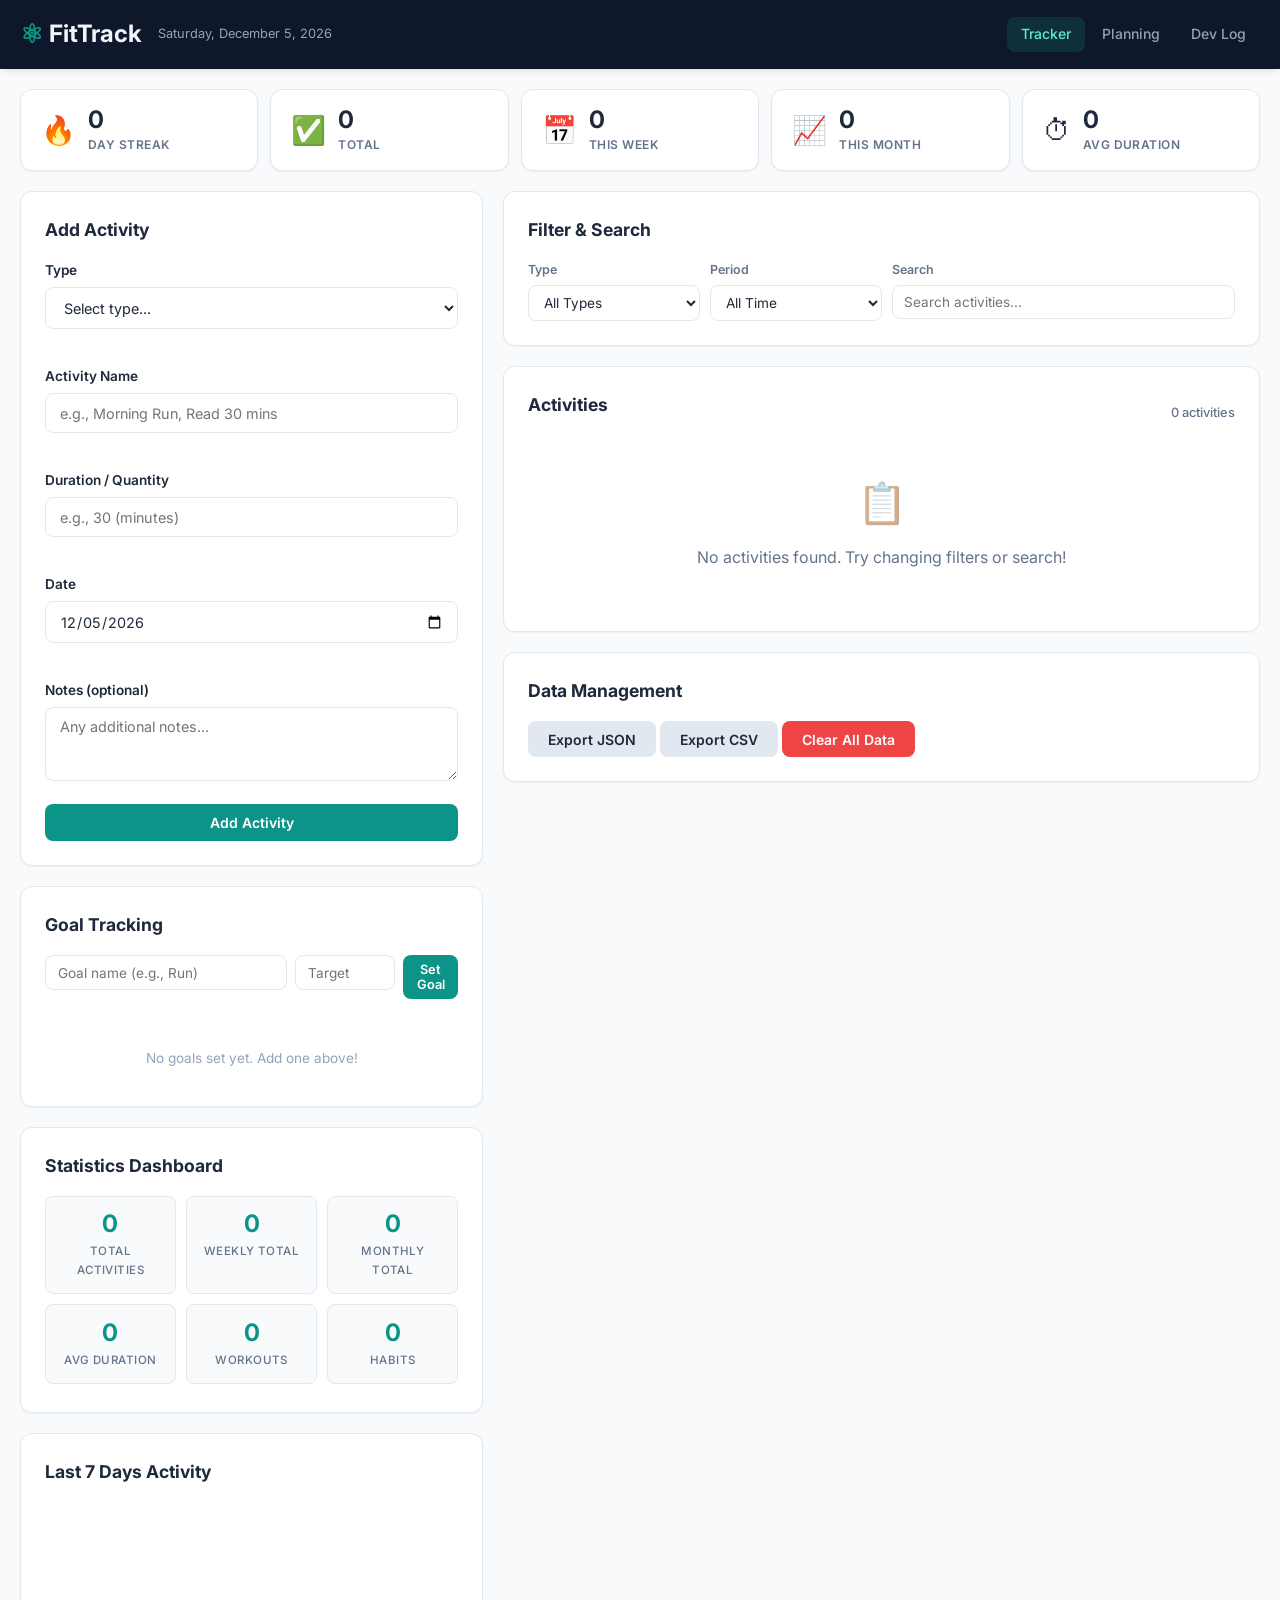
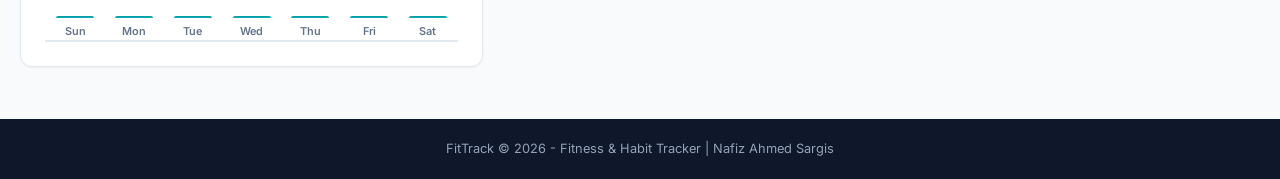
<file: index.html>
<!doctype html>
<html lang="en">
  <head>
    <meta charset="UTF-8" />
    <meta name="viewport" content="width=device-width, initial-scale=1.0" />

    <title>FitTrack - Fitness & Habit Tracker</title>

    <!-- Typography choice: Inter is readable and looks modern for dashboards -->
    <link rel="preconnect" href="https://fonts.googleapis.com" />
    <link rel="preconnect" href="https://fonts.gstatic.com" crossorigin />
    <link
      href="https://fonts.googleapis.com/css2?family=Inter:wght@400;500;600;700&display=swap"
      rel="stylesheet"
    />
    <link rel="icon" type="image/png" href="images/favicon.ico">

    <link rel="stylesheet" href="./css/styles.css" />
  </head>

  <body>
    <!-- Header is sticky so users can switch pages quickly while scrolling -->
    <header class="app-header">
      <div class="header-content">
        <div class="header-left">
          <h1 class="app-title">
            <span class="title-icon">&#9883;</span> FitTrack
          </h1>

          <p class="current-date" id="currentDate"></p>
        </div>

        <nav class="header-nav">
          <a href="./index.html" class="nav-link active">Tracker</a>
          <a href="./planning.html" class="nav-link">Planning</a>
          <a href="./devlog.html" class="nav-link">Dev Log</a>
        </nav>
      </div>
    </header>
    <!-- Layout: left = create + motivation, right = discover + manage -->
    <main class="main-content">
      <!-- Streak + quick stats bar -->
      <section class="stats-bar" id="statsBar">
        <div class="stats-item">
          <span class="stats-icon">&#128293;</span>
          <div class="stats-info">
            <span class="stats-number" id="statStreak">0</span>
            <span class="stats-label">Day Streak</span>
          </div>
        </div>

        <div class="stats-item">
          <span class="stats-icon">&#9989;</span>
          <div class="stats-info">
            <span class="stats-number" id="statTotal">0</span>
            <span class="stats-label">Total</span>
          </div>
        </div>

        <div class="stats-item">
          <span class="stats-icon">&#128197;</span>
          <div class="stats-info">
            <span class="stats-number" id="statWeekly">0</span>
            <span class="stats-label">This Week</span>
          </div>
        </div>

        <div class="stats-item">
          <span class="stats-icon">&#128200;</span>
          <div class="stats-info">
            <span class="stats-number" id="statMonthly">0</span>
            <span class="stats-label">This Month</span>
          </div>
        </div>

        <div class="stats-item">
          <span class="stats-icon">&#9201;</span>
          <div class="stats-info">
            <span class="stats-number" id="statAvgDuration">0</span>
            <span class="stats-label">Avg Duration</span>
          </div>
        </div>
      </section>

      <div class="content-grid">
        <div class="left-column">
          <section class="card form-card">
            <h2 class="card-title" id="formTitle">Add Activity</h2>

            <!-- novalidate = I handle validation myself in JS -->
            <form id="activityForm" novalidate>
              <!-- Activity Type -->
              <input type="hidden" id="editId" value="" />
              <div class="form-group">
                <label for="activityType">Type</label>
                <select id="activityType" required>
                  <option value="">Select type...</option>
                  <option value="workout">Workout</option>
                  <option value="habit">Habit</option>
                </select>
                <!-- Error message shown in JS -->
                <span class="error-message" id="typeError"></span>
              </div>

              <!-- Activity Name -->
              <div class="form-group">
                <label for="activityName">Activity Name</label>
                <input
                  type="text"
                  id="activityName"
                  placeholder="e.g., Morning Run, Read 30 mins"
                  required
                />
                <span class="error-message" id="nameError"></span>
              </div>

              <!-- Duration / Quantity -->
              <div class="form-group">
                <label for="activityDuration">Duration / Quantity</label>
                <input
                  type="number"
                  id="activityDuration"
                  placeholder="e.g., 30 (minutes)"
                  min="1"
                  required
                />
                <span class="error-message" id="durationError"></span>
              </div>

              <!-- Date -->
              <div class="form-group">
                <label for="activityDate">Date</label>
                <input type="date" id="activityDate" required />
                <span class="error-message" id="dateError"></span>
              </div>

              <!-- Notes -->
              <div class="form-group">
                <label for="activityNotes">Notes (optional)</label>
                <textarea
                  id="activityNotes"
                  rows="3"
                  placeholder="Any additional notes..."
                ></textarea>
              </div>

              <!-- Submit -->
              <div class="form-actions">
                <button type="submit" class="btn btn-primary" id="submitBtn">
                  Add Activity
                </button>
                <!--cancel appears only while editing -->
                <button
                  type="button"
                  class="btn btn-secondary"
                  id="cancelBtn"
                  style="display: none"
                >
                  Cancel
                </button>
              </div>

              <!-- Success message shown after add -->
              <div
                class="success-message"
                id="successMessage"
                style="display: none"
              ></div>
            </form>
          </section>

          <!-- Goals -->
          <section class="card goals-card">
            <h2 class="card-title">Goal Tracking</h2>

            <form id="goalForm" class="goal-form">
              <!-- Simple inline row because it's a small form -->
              <div class="form-row">
                <input
                  type="text"
                  id="goalName"
                  placeholder="Goal name (e.g., Run)"
                  required
                />
                <input
                  type="number"
                  id="goalTarget"
                  placeholder="Target"
                  min="1"
                  required
                />
                <button type="submit" class="btn btn-primary btn-small">
                  Set Goal
                </button>
              </div>

              <span class="error-message" id="goalError"></span>
            </form>

            <!-- JS renders goal items here -->
            <div class="goals-list" id="goalsList"></div>
          </section>

          <!-- Statistics Dashboard -->
          <section class="card stats-dashboard-card">
            <h2 class="card-title">Statistics Dashboard</h2>

            <div class="stats-grid">
              <div class="stat-box">
                <span class="stat-value" id="dashTotal">0</span>
                <span class="stat-label">Total Activities</span>
              </div>
              <div class="stat-box">
                <span class="stat-value" id="dashWeekly">0</span>
                <span class="stat-label">Weekly Total</span>
              </div>
              <div class="stat-box">
                <span class="stat-value" id="dashMonthly">0</span>
                <span class="stat-label">Monthly Total</span>
              </div>
              <div class="stat-box">
                <span class="stat-value" id="dashAvgDuration">0</span>
                <span class="stat-label">Avg Duration</span>
              </div>
              <div class="stat-box">
                <span class="stat-value" id="dashWorkouts">0</span>
                <span class="stat-label">Workouts</span>
              </div>
              <div class="stat-box">
                <span class="stat-value" id="dashHabits">0</span>
                <span class="stat-label">Habits</span>
              </div>
            </div>
          </section>

          <!-- Weekly chart -->
          <section class="card chart-card">
            <h2 class="card-title">Last 7 Days Activity</h2>
            <div class="bar-chart" id="weeklyChart"></div>
          </section>
        </div>

        <!-- Right column: list -->
        <div class="right-column">
          <!-- Filter -->
          <section class="card filter-card">
            <h2 class="card-title">Filter & Search</h2>
            <div class="filter-controls">
              <div class="filter-group">
                <label for="filterType">Type</label>
                <select id="filterType">
                  <option value="all">All Types</option>
                  <option value="workout">Workouts</option>
                  <option value="habit">Habits</option>
                </select>
              </div>

              <div class="filter-group">
                <label for="filterDate">Period</label>
                <select id="filterDate">
                  <option value="all">All Time</option>
                  <option value="week">This Week</option>
                  <option value="month">This Month</option>
                </select>
              </div>

              <!-- search -->
              <div class="filter-group filter-search">
                <label for="searchInput">Search</label>
                <input
                  type="search"
                  id="searchInput"
                  placeholder="Search activities..."
                />
              </div>
            </div>
          </section>
          <section class="card activities-card">
            <div class="activities-header">
              <h2 class="card-title">Activities</h2>

              <!-- I update this count in JS -->
              <span class="activity-count" id="activityCount"
                >0 activities</span
              >
            </div>

            <!-- This container is filled by JS -->
            <div class="activities-list" id="activitiesList">
              <!-- Default empty state -->
              <div class="empty-state" id="emptyState">
                <span class="empty-icon">&#128203;</span>
                <p>No activities yet. Add your first activity!</p>
              </div>
            </div>
          </section>

          <!-- Data tools -->
          <section class="card data-card">
            <h2 class="card-title">Data Management</h2>
            <div class="data-actions">
              <button class="btn btn-secondary" id="exportJsonBtn">
                Export JSON
              </button>
              <button class="btn btn-secondary" id="exportCsvBtn">
                Export CSV
              </button>
              <button class="btn btn-danger" id="clearAllBtn">
                Clear All Data
              </button>
            </div>
          </section>
        </div>
      </div>
    </main>

    <!-- confirmation modal for destructive actions -->
    <div class="modal-overlay" id="confirmModal" style="display: none">
      <div class="modal">
        <p class="modal-message" id="modalMessage">Are you sure?</p>
        <div class="modal-actions">
          <button class="btn btn-danger" id="modalConfirm">Confirm</button>
          <button class="btn btn-secondary" id="modalCancel">Cancel</button>
        </div>
      </div>
    </div>

    <footer class="app-footer">
      <p>FitTrack &copy; 2026 - Fitness & Habit Tracker | Nafiz Ahmed Sargis</p>
    </footer>

    <script type="module" src="./js/app.js"></script>
  </body>
</html>
</file>
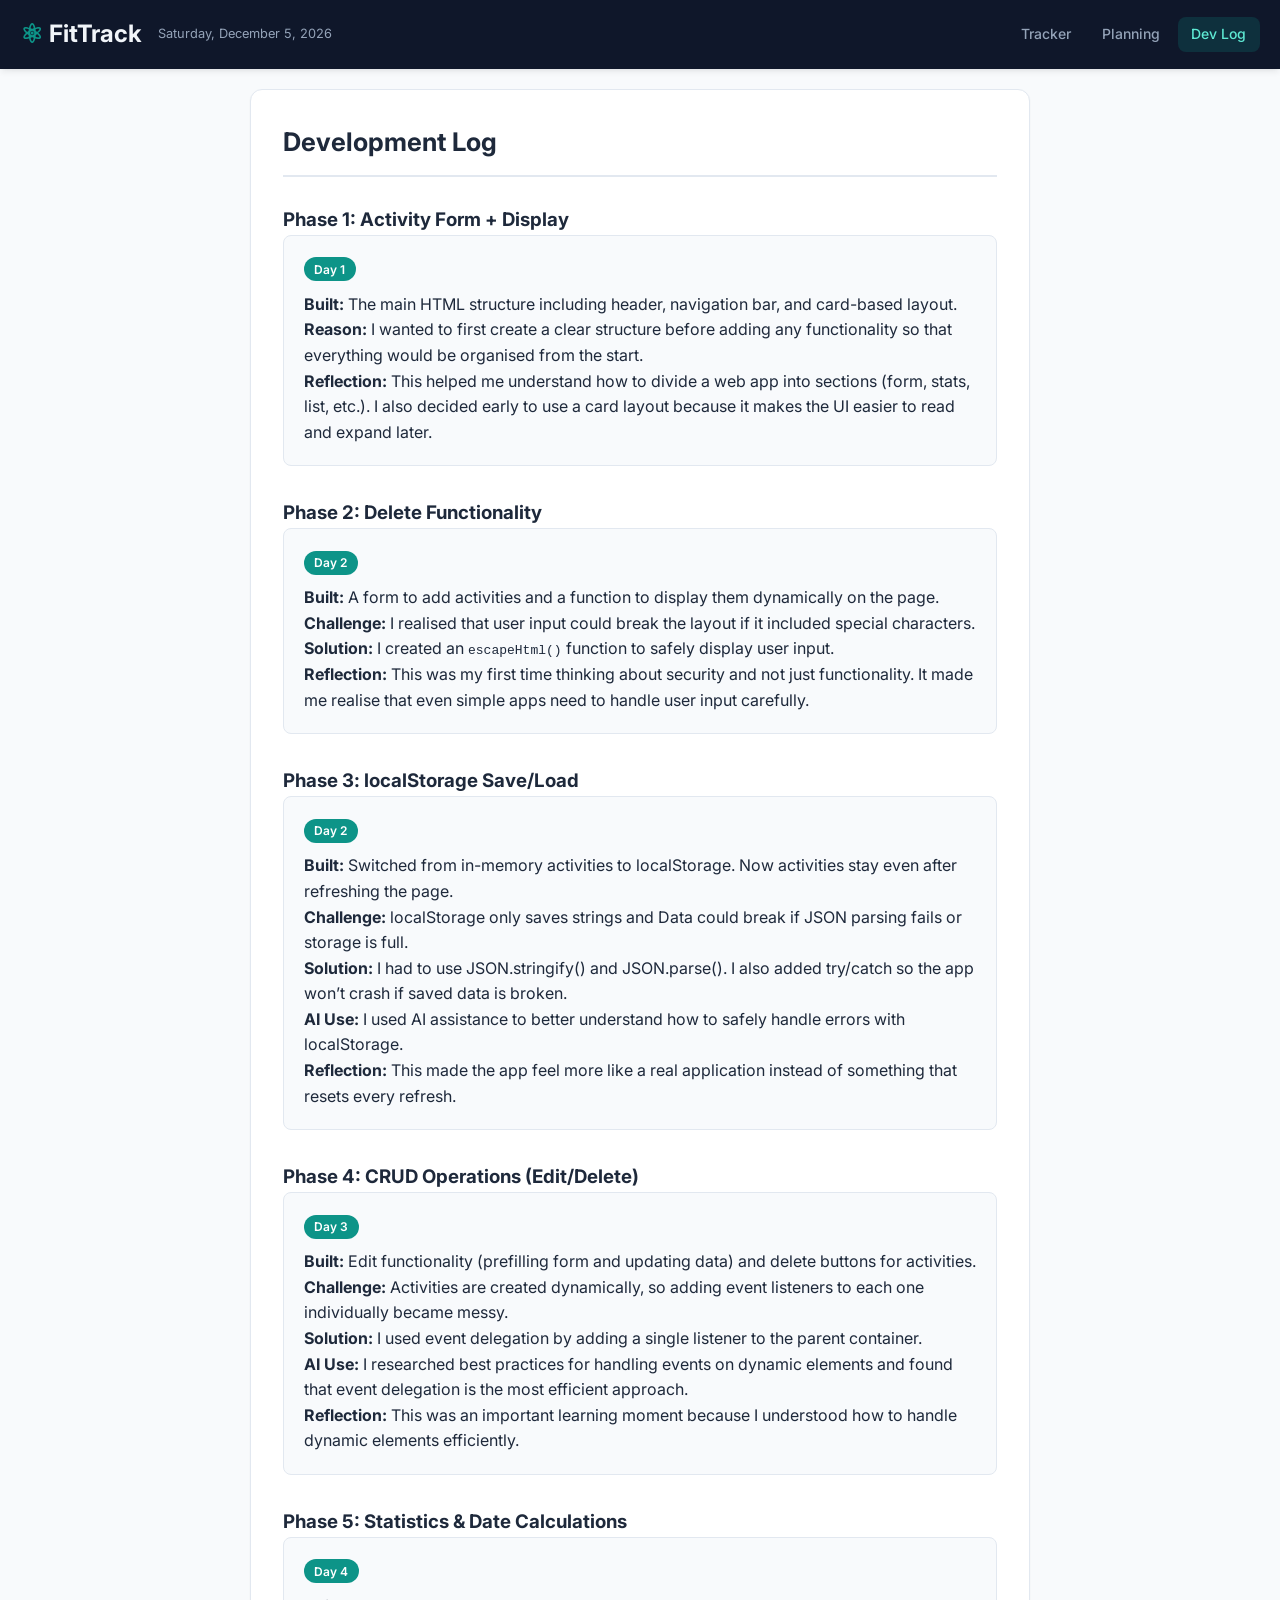
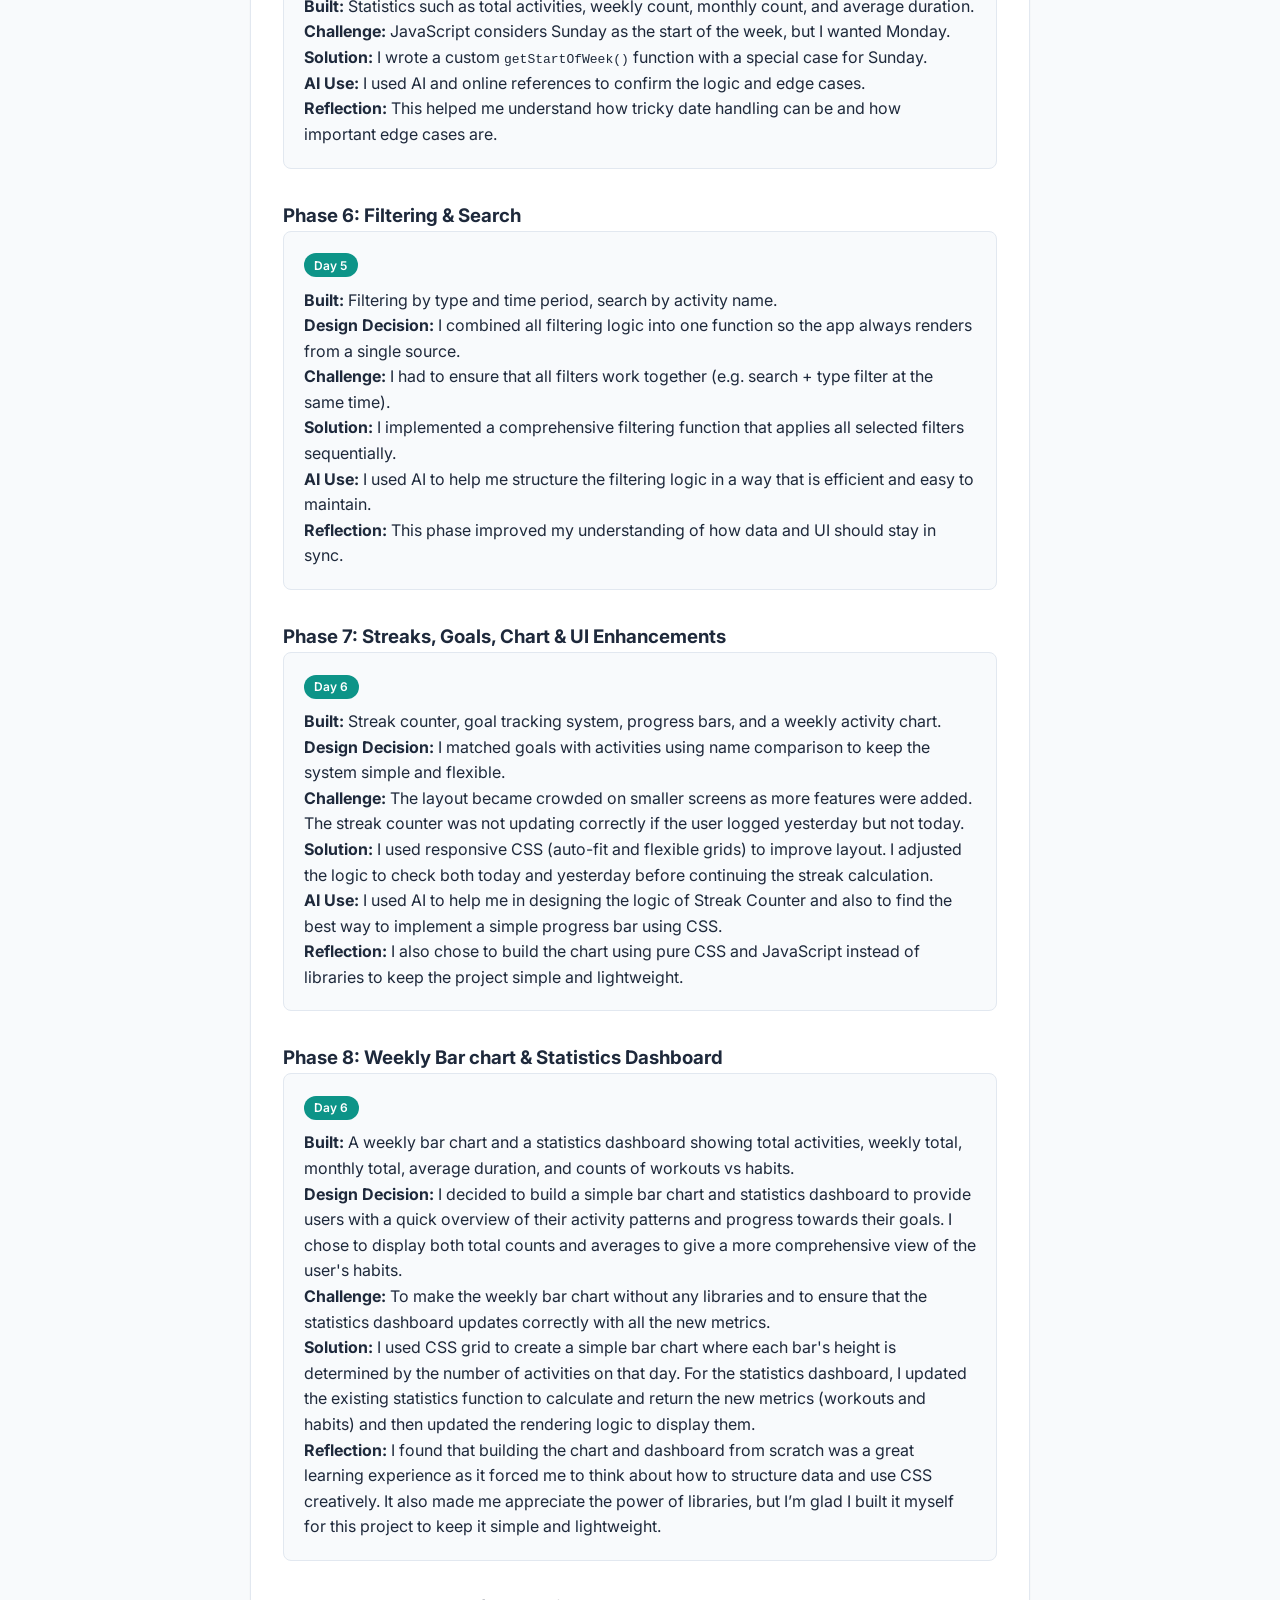
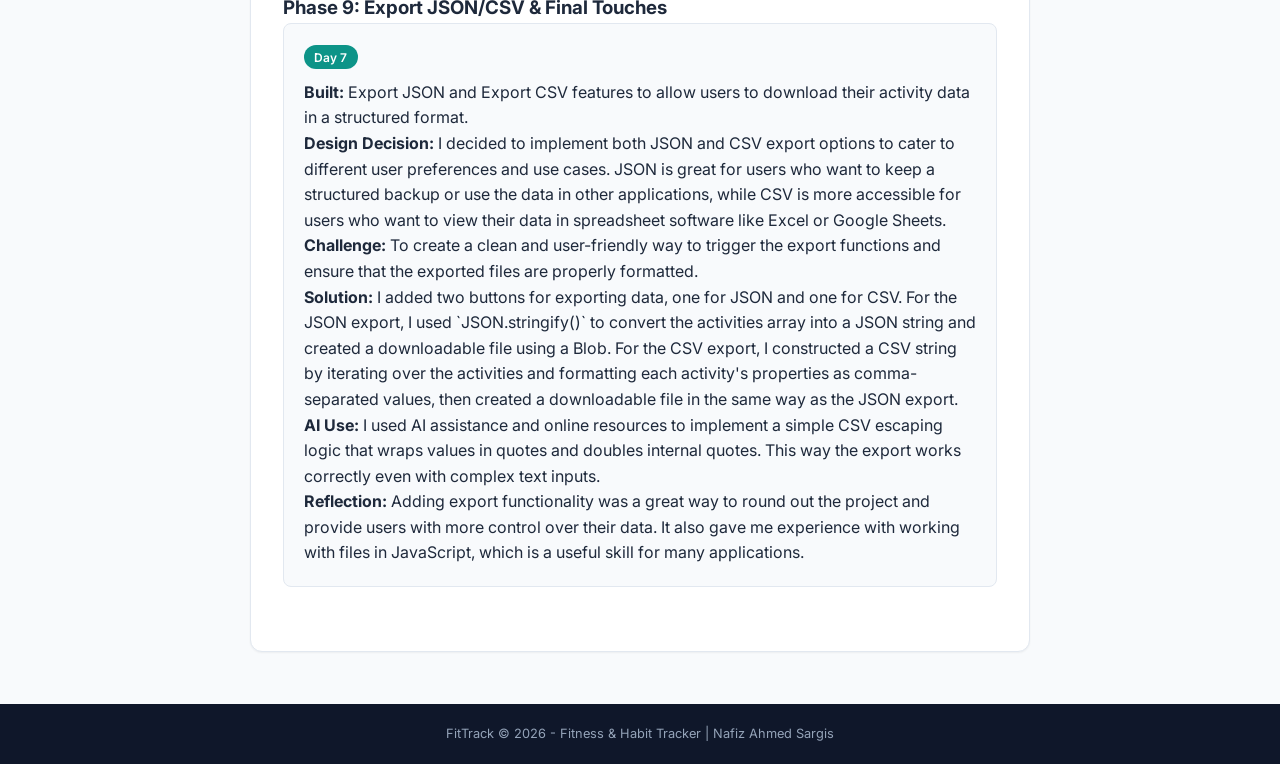
<file: devlog.html>
<!doctype html>
<html lang="en">
  <head>
    <!-- Dev Log page explains how I built the project step by step -->
    <meta charset="UTF-8" />
    <meta name="viewport" content="width=device-width, initial-scale=1.0" />
    <title>FitTrack - Dev Log</title>

    <link rel="preconnect" href="https://fonts.googleapis.com" />
    <link rel="preconnect" href="https://fonts.gstatic.com" crossorigin />
    <link
      href="https://fonts.googleapis.com/css2?family=Inter:wght@400;500;600;700&display=swap"
      rel="stylesheet"
    />
    <link rel="icon" type="image/png" href="images/favicon.ico">
    <link rel="stylesheet" href="./css/styles.css" />
  </head>

  <body>
    <header class="app-header">
      <div class="header-content">
        <div class="header-left">
          <h1 class="app-title">
            <span class="title-icon">&#9883;</span> FitTrack
          </h1>
          <p class="current-date" id="currentDate"></p>
        </div>
        <nav class="header-nav">
          <a href="./index.html" class="nav-link">Tracker</a>
          <a href="./planning.html" class="nav-link">Planning</a>
          <a href="./devlog.html" class="nav-link active">Dev Log</a>
        </nav>
      </div>
    </header>

    <main class="main-content docs-content">
      <div class="doc-container">
        <h2 class="doc-title">Development Log</h2>

        <section class="doc-section">
          <h3>Phase 1: Activity Form + Display</h3>
          <div class="log-entry">
            <span class="log-date">Day 1</span>
            <p>
              <strong>Built:</strong> The main HTML structure including header,
              navigation bar, and card-based layout.
            </p>
            <p>
              <strong>Reason:</strong> I wanted to first create a clear
              structure before adding any functionality so that everything would
              be organised from the start.
            </p>
            <p>
              <strong>Reflection:</strong> This helped me understand how to
              divide a web app into sections (form, stats, list, etc.). I also
              decided early to use a card layout because it makes the UI easier
              to read and expand later.
            </p>
          </div>
        </section>

        <section class="doc-section">
          <h3>Phase 2: Delete Functionality</h3>
          <div class="log-entry">
            <span class="log-date">Day 2</span>
            <p>
              <strong>Built:</strong> A form to add activities and a function to
              display them dynamically on the page.
            </p>
            <p>
              <strong>Challenge:</strong> I realised that user input could break
              the layout if it included special characters.
            </p>
            <p>
              <strong>Solution:</strong> I created an
              <code>escapeHtml()</code> function to safely display user input.
            </p>
            <p>
              <strong>Reflection:</strong> This was my first time thinking about
              security and not just functionality. It made me realise that even
              simple apps need to handle user input carefully.
            </p>
          </div>
        </section>
        <section class="doc-section">
          <h3>Phase 3: localStorage Save/Load</h3>
          <div class="log-entry">
            <span class="log-date">Day 2</span>
            <p>
              <strong>Built:</strong> Switched from in-memory activities to
              localStorage. Now activities stay even after refreshing the page.
            </p>
            <p>
              <strong>Challenge:</strong> localStorage only saves strings and
              Data could break if JSON parsing fails or storage is full.
            </p>
            <p>
              <strong>Solution:</strong> I had to use JSON.stringify() and
              JSON.parse(). I also added try/catch so the app won’t crash if
              saved data is broken.
            </p>
            <p>
              <strong>AI Use:</strong> I used AI assistance to better understand
              how to safely handle errors with localStorage.
            </p>
            <p>
              <strong>Reflection:</strong> This made the app feel more like a
              real application instead of something that resets every refresh.
            </p>
          </div>
        </section>
        <section class="doc-section">
          <h3>Phase 4: CRUD Operations (Edit/Delete)</h3>
          <div class="log-entry">
            <span class="log-date">Day 3</span>
            <p>
              <strong>Built:</strong> Edit functionality (prefilling form and
              updating data) and delete buttons for activities.
            </p>
            <p>
              <strong>Challenge:</strong> Activities are created dynamically, so
              adding event listeners to each one individually became messy.
            </p>
            <p>
              <strong>Solution:</strong> I used event delegation by adding a
              single listener to the parent container.
            </p>
            <p>
              <strong>AI Use:</strong> I researched best practices for handling
              events on dynamic elements and found that event delegation is the
              most efficient approach.
            </p>
            <p>
              <strong>Reflection:</strong> This was an important learning moment
              because I understood how to handle dynamic elements efficiently.
            </p>
          </div>
        </section>
        <section class="doc-section">
          <h3>Phase 5: Statistics & Date Calculations</h3>
          <div class="log-entry">
            <span class="log-date">Day 4</span>
            <p>
              <strong>Built:</strong> Statistics such as total activities,
              weekly count, monthly count, and average duration.
            </p>
            <p>
              <strong>Challenge:</strong> JavaScript considers Sunday as the
              start of the week, but I wanted Monday.
            </p>
            <p>
              <strong>Solution:</strong> I wrote a custom
              <code>getStartOfWeek()</code> function with a special case for
              Sunday.
            </p>
            <p>
              <strong>AI Use:</strong> I used AI and online references to
              confirm the logic and edge cases.
            </p>
            <p>
              <strong>Reflection:</strong> This helped me understand how tricky
              date handling can be and how important edge cases are.
            </p>
          </div>
        </section>
        <section class="doc-section">
          <h3>Phase 6: Filtering & Search</h3>
          <div class="log-entry">
            <span class="log-date">Day 5</span>
            <p>
              <strong>Built:</strong> Filtering by type and time period, search
              by activity name.
            </p>
            <p>
              <strong>Design Decision:</strong> I combined all filtering logic
              into one function so the app always renders from a single source.
            </p>
            <p>
              <strong>Challenge:</strong> I had to ensure that all filters work
              together (e.g. search + type filter at the same time).
            </p>
            <p>
              <strong>Solution:</strong> I implemented a comprehensive filtering
              function that applies all selected filters sequentially.
            </p>
            <p>
              <strong>AI Use:</strong> I used AI to help me structure the
              filtering logic in a way that is efficient and easy to maintain.
            </p>
            <p>
              <strong>Reflection:</strong> This phase improved my understanding
              of how data and UI should stay in sync.
            </p>
          </div>
        </section>
        <section class="doc-section">
          <h3>Phase 7: Streaks, Goals, Chart & UI Enhancements</h3>
          <div class="log-entry">
            <span class="log-date">Day 6</span>
            <p>
              <strong>Built:</strong> Streak counter, goal tracking system,
              progress bars, and a weekly activity chart.
            </p>
            <p>
              <strong>Design Decision:</strong> I matched goals with activities
              using name comparison to keep the system simple and flexible.
            </p>
            <p>
              <strong>Challenge:</strong> The layout became crowded on smaller
              screens as more features were added. The streak counter was not
              updating correctly if the user logged yesterday but not today.
            </p>
            <p>
              <strong>Solution:</strong> I used responsive CSS (auto-fit and
              flexible grids) to improve layout. I adjusted the logic to check
              both today and yesterday before continuing the streak calculation.
            </p>
            <p>
              <strong>AI Use:</strong> I used AI to help me in designing the
              logic of Streak Counter and also to find the best way to implement
              a simple progress bar using CSS.
            </p>
            <p>
              <strong>Reflection:</strong> I also chose to build the chart using
              pure CSS and JavaScript instead of libraries to keep the project
              simple and lightweight.
            </p>
          </div>
        </section>
        <section class="doc-section">
          <h3>Phase 8: Weekly Bar chart & Statistics Dashboard</h3>
          <div class="log-entry">
            <span class="log-date">Day 6</span>
            <p>
              <strong>Built:</strong> A weekly bar chart and a statistics
              dashboard showing total activities, weekly total, monthly total,
              average duration, and counts of workouts vs habits.
            </p>
            <p>
              <strong>Design Decision:</strong> I decided to build a simple bar
              chart and statistics dashboard to provide users with a quick
              overview of their activity patterns and progress towards their
              goals. I chose to display both total counts and averages to give a
              more comprehensive view of the user's habits.
            </p>
            <p>
              <strong>Challenge:</strong> To make the weekly bar chart without
              any libraries and to ensure that the statistics dashboard updates
              correctly with all the new metrics.
            </p>
            <p>
              <strong>Solution:</strong> I used CSS grid to create a simple bar
              chart where each bar's height is determined by the number of
              activities on that day. For the statistics dashboard, I updated
              the existing statistics function to calculate and return the new
              metrics (workouts and habits) and then updated the rendering logic
              to display them.
            </p>
            <p>
              <strong>Reflection:</strong> I found that building the chart and
              dashboard from scratch was a great learning experience as it
              forced me to think about how to structure data and use CSS
              creatively. It also made me appreciate the power of libraries, but
              I’m glad I built it myself for this project to keep it simple and
              lightweight.
            </p>
          </div>
        </section>
        <section class="doc-section">
          <h3>Phase 9: Export JSON/CSV & Final Touches</h3>
          <div class="log-entry">
            <span class="log-date">Day 7</span>
            <p>
              <strong>Built:</strong> Export JSON and Export CSV features to
              allow users to download their activity data in a structured
              format.
            </p>
            <p>
              <strong>Design Decision:</strong> I decided to implement both JSON
              and CSV export options to cater to different user preferences and
              use cases. JSON is great for users who want to keep a structured
              backup or use the data in other applications, while CSV is more
              accessible for users who want to view their data in spreadsheet
              software like Excel or Google Sheets.
            </p>
            <p>
              <strong>Challenge:</strong> To create a clean and user-friendly
              way to trigger the export functions and ensure that the exported
              files are properly formatted.
            </p>
            <p>
              <strong>Solution:</strong> I added two buttons for exporting data,
              one for JSON and one for CSV. For the JSON export, I used
              `JSON.stringify()` to convert the activities array into a JSON
              string and created a downloadable file using a Blob. For the CSV
              export, I constructed a CSV string by iterating over the
              activities and formatting each activity's properties as
              comma-separated values, then created a downloadable file in the
              same way as the JSON export.
            </p>
            <p>
              <strong>AI Use:</strong> I used AI assistance and online resources
              to implement a simple CSV escaping logic that wraps values in
              quotes and doubles internal quotes. This way the export works
              correctly even with complex text inputs.
            </p>
            <p>
              <strong>Reflection:</strong> Adding export functionality was a
              great way to round out the project and provide users with more
              control over their data. It also gave me experience with working
              with files in JavaScript, which is a useful skill for many
              applications.
            </p>
          </div>
        </section>
      </div>
    </main>

    <footer class="app-footer">
      <p>FitTrack &copy; 2026 - Fitness & Habit Tracker | Nafiz Ahmed Sargis</p>
    </footer>

    <!-- Same simple date script for consistency on docs pages -->
    <script>
      document.getElementById("currentDate").textContent =
        new Date().toLocaleDateString("en-US", {
          weekday: "long",
          year: "numeric",
          month: "long",
          day: "numeric",
        });
    </script>
  </body>
</html>
</file>
<file: css/styles.css>
/* ==========================================================
   FitTrack (Phase 1)
   - I’m starting with a clean base UI: header + form + list
   - Later phases will add more styling (stats, filters, goals…)

   FitTrack - Phase 2 Styles
   I am still keeping CSS simple because I want functionality
   first. Phase 2 adds styles for:
   - Delete button on activity cards
   - Card header layout (title on left, actions on right)

   FitTrack - Phase 4 Styles
   Phase 4 adds:
   - Edit button on activity cards
   - Secondary button (Cancel)
   - Card action button row feels more "app-like"

   FitTrack - Phase 5 Styles
   Phase 5 adds:
   - A quick stats bar (Total/Week/Month/Avg Duration)

   FitTrack - Phase 6 Styles
   Phase 6 adds:
   - Filter/Search card styling (select inputs + search box)

   FitTrack - Phase 7 Styles
   Phase 7 adds:
   - Goal card styling + progress bars
   - Streak tile added to the stats bar

   FitTrack - Phase 8 Styles
   Phase 8 adds:
   - Weekly bar chart 
   - Statistics Dashboard grid layout

   ========================================================== */

/* Design variables (easy to change colors in one place) */
:root {
  --color-bg: #f8fafc;
  --color-card: #ffffff;
  --color-header: #0f172a;
  --color-header-text: #f1f5f9;
  --color-text: #1e293b;
  --color-text-secondary: #64748b;
  --color-border: #e2e8f0;

  --color-primary: #0d9488;

  /* Phase 2: delete button colors */
  --color-danger: #ef4444;
  --color-danger-hover: #dc2626;

  /* Phase 4: a neutral secondary button */
  --color-secondary: #e2e8f0;
  --color-secondary-hover: #cbd5e1;
  --color-success: #10b981;

  /* Phase 8: type colors for chart/visuals */
  --color-workout: #0d9488;
  --color-habit: #7c3aed;

  --shadow-sm: 0 1px 2px rgba(0, 0, 0, 0.05);
  --shadow-md:
    0 4px 6px -1px rgba(0, 0, 0, 0.07), 0 2px 4px -2px rgba(0, 0, 0, 0.05);
  --shadow-lg:
    0 10px 15px -3px rgba(0, 0, 0, 0.08), 0 4px 6px -4px rgba(0, 0, 0, 0.05);

  --radius: 12px;
  --radius-sm: 8px;

  --font-family:
    "Inter", -apple-system, BlinkMacSystemFont, "Segoe UI", sans-serif;
}

/* Simple reset so spacing is consistent in all browsers */
*,
*::before,
*::after {
  box-sizing: border-box;
  margin: 0;
  padding: 0;
}

/* Overall page layout: header + main + footer */
body {
  font-family: var(--font-family);
  background: var(--color-bg);
  color: var(--color-text);
  line-height: 1.6;

  /* flex column lets footer sit at bottom when page is short */
  min-height: 100vh;
  display: flex;
  flex-direction: column;
}

/* Header stays visible while scrolling (nice app feeling) */
.app-header {
  background: var(--color-header);
  color: var(--color-header-text);
  padding: 0 1.25rem;
  position: sticky;
  top: 0;
  z-index: 100;
  box-shadow: var(--shadow-md);
}

.header-content {
  max-width: 1280px;
  margin: 0 auto;
  padding: 0.875rem 0;

  display: flex;
  align-items: center;
  justify-content: space-between;
  flex-wrap: wrap;
  gap: 0.5rem;
}

.header-left {
  display: flex;
  align-items: center;
  gap: 1rem;
}

.app-title {
  font-size: 1.5rem;
  font-weight: 700;
  display: inline-flex;
  align-items: center;
  gap: 0.35rem;
}

.title-icon {
  font-size: 1.6rem;
  color: var(--color-primary);
}

.current-date {
  font-size: 0.8rem;
  color: #94a3b8;
}

.header-nav {
  display: flex;
  gap: 0.25rem;
}

.nav-link {
  color: #94a3b8;
  text-decoration: none;
  padding: 0.4rem 0.85rem;
  border-radius: var(--radius-sm);
  font-size: 0.875rem;
  font-weight: 500;
}

.nav-link.active {
  background: rgba(13, 148, 136, 0.2);
  color: #5eead4;
}

/* Main area centers content and adds padding */
.main-content {
  max-width: 1280px;
  margin: 0 auto;
  padding: 1.25rem;
  width: 100%;
  flex: 1; /* pushes footer down */
}

/* Phase 5: stats bar */
.stats-bar {
  display: grid;
  /* stats bar now wraps naturally on small screens */
  grid-template-columns: repeat(auto-fit, minmax(150px, 1fr));
  gap: 0.75rem;
  margin-bottom: 1.25rem;
}

.stats-item {
  background: var(--color-card);
  border-radius: var(--radius);
  padding: 1rem 1.25rem;
  display: flex;
  align-items: center;
  gap: 0.75rem;
  box-shadow: var(--shadow-sm);
  border: 1px solid var(--color-border);
}

.stats-icon {
  font-size: 1.75rem;
  line-height: 1;
}

.stats-info {
  display: flex;
  flex-direction: column;
}

.stats-number {
  font-size: 1.5rem;
  font-weight: 700;
  line-height: 1.2;
  color: var(--color-text);
}

.stats-label {
  font-size: 0.75rem;
  color: var(--color-text-secondary);
  font-weight: 600;
  text-transform: uppercase;
  letter-spacing: 0.04em;
}

/* Mobile-first: stack columns */
.content-grid {
  display: flex;
  flex-direction: column;
  gap: 1.25rem;
}

/* Card is the main UI pattern in this app */
.card {
  background: var(--color-card);
  border-radius: var(--radius);
  padding: 1.5rem;
  box-shadow: var(--shadow-sm);
  border: 1px solid var(--color-border);
}

.card-title {
  font-size: 1.1rem;
  font-weight: 700;
  margin-bottom: 1rem;
}

/* Form styles */
.form-group {
  margin-bottom: 1rem;
}

.form-group label {
  display: block;
  font-size: 0.85rem;
  font-weight: 600;
  margin-bottom: 0.35rem;
}

.form-group input,
.form-group select,
.form-group textarea {
  width: 100%;
  padding: 0.65rem 0.85rem;
  border: 1.5px solid var(--color-border);
  border-radius: var(--radius-sm);
  font-family: var(--font-family);
  font-size: 0.9rem;
  background: var(--color-card);
  color: var(--color-text);
}

.form-group textarea {
  resize: vertical; /* user can expand notes */
  min-height: 70px;
}

/* I keep a reserved space so layout doesn't jump when showing errors */
.error-message {
  display: block;
  font-size: 0.78rem;
  color: var(--color-danger);
  margin-top: 0.3rem;
  min-height: 1rem;
}

.success-message {
  background: #d1fae5;
  color: #065f46;
  padding: 0.65rem 1rem;
  border-radius: var(--radius-sm);
  font-size: 0.85rem;
  margin-top: 0.75rem;
  font-weight: 500;
  text-align: center;
}

/* Button styles (basic for now, will get nicer later) */
.btn {
  display: inline-flex;
  align-items: center;
  justify-content: center;
  padding: 0.6rem 1.25rem;
  border: none;
  border-radius: var(--radius-sm);
  font-family: var(--font-family);
  font-size: 0.875rem;
  font-weight: 600;
  cursor: pointer;
}

.btn-primary {
  background: var(--color-primary);
  color: white;
}

/* Phase 2: delete button */
.btn-danger {
  background: var(--color-danger);
  color: white;
}
.btn-danger:hover {
  background: var(--color-danger-hover);
}

.btn-small {
  padding: 0.45rem 0.85rem;
  font-size: 0.8rem;
}

/* Small buttons that sit inside cards */
/* cancel button */
.btn-secondary {
  background: var(--color-secondary);
  color: var(--color-text);
}
.btn-secondary:hover {
  background: var(--color-secondary-hover);
}
.btn-icon {
  padding: 0.4rem 0.55rem;
  font-size: 0.85rem;
  border-radius: 6px;
}

.form-actions {
  display: flex;
  gap: 0.75rem;
}
.form-actions .btn {
  flex: 1;
}

/* Goal form row */
.goal-form {
  margin-bottom: 1rem;
}

.form-row {
  display: flex;
  gap: 0.5rem;
  align-items: flex-start;
}

.form-row input {
  flex: 1;
  padding: 0.55rem 0.75rem;
  border: 1.5px solid var(--color-border);
  border-radius: var(--radius-sm);
  font-family: var(--font-family);
  font-size: 0.85rem;
  color: var(--color-text);
  background: var(--color-card);
}

.form-row input[type="number"] {
  max-width: 100px;
}

/* Goal item */
.goal-item {
  padding: 0.85rem;
  border: 1px solid var(--color-border);
  border-radius: var(--radius-sm);
  margin-bottom: 0.65rem;
  background: var(--color-bg);
}

.goal-header {
  display: flex;
  justify-content: space-between;
  align-items: center;
  margin-bottom: 0.5rem;
}

.goal-name {
  font-weight: 600;
  font-size: 0.88rem;
}

.goal-progress-text {
  font-size: 0.78rem;
  color: var(--color-text-secondary);
  font-weight: 600;
}

/* Progress bar */
.progress-bar-container {
  background: var(--color-border);
  border-radius: 20px;
  height: 10px;
  overflow: hidden;
}

.progress-bar {
  height: 100%;
  border-radius: 20px;
  background: linear-gradient(90deg, var(--color-primary), #14b8a6);
  transition: width 0.3s ease;
}

.progress-bar.complete {
  background: linear-gradient(90deg, var(--color-success), #34d399);
}

.goal-delete {
  background: none;
  border: none;
  color: var(--color-text-secondary);
  cursor: pointer;
  font-size: 1.1rem;
  padding: 0.1rem 0.3rem;
  border-radius: 4px;
  line-height: 1;
}

.goal-delete:hover {
  color: var(--color-danger);
}

/* Phase 6: Filter/Search card */
.filter-controls {
  display: flex;
  flex-wrap: wrap;
  gap: 0.65rem;
}

/* Each filter group is a mini block: label + input */
.filter-group {
  flex: 1;
  min-width: 120px;
}

.filter-group label {
  display: block;
  font-size: 0.78rem;
  font-weight: 600;
  margin-bottom: 0.3rem;
  color: var(--color-text-secondary);
}

/* Inputs inside filter area: slightly smaller padding */
.filter-group select,
.filter-group input {
  width: 100%;
  padding: 0.5rem 0.7rem;
  border: 1.5px solid var(--color-border);
  border-radius: var(--radius-sm);
  font-family: var(--font-family);
  font-size: 0.85rem;
  color: var(--color-text);
  background: var(--color-card);
}

/* Search takes more width */
.filter-search {
  flex: 2;
  min-width: 180px;
}

/* Activities list */
.activities-header {
  display: flex;
  align-items: center;
  justify-content: space-between;
}

.activity-count {
  font-size: 0.8rem;
  color: var(--color-text-secondary);
  font-weight: 500;
}

.activities-list {
  display: flex;
  flex-direction: column;
  gap: 0.65rem;
}

.activity-card {
  border: 1px solid var(--color-border);
  border-radius: var(--radius-sm);
  padding: 1rem 1.1rem;
  background: var(--color-bg);
}

/* Phase 2: header row inside the card */
.activity-card-header {
  display: flex;
  justify-content: space-between;
  align-items: flex-start;
  gap: 0.75rem;
}

.activity-card-title {
  font-weight: 600;
  font-size: 0.95rem;
}

.activity-card-actions {
  display: flex;
  gap: 0.4rem;
  flex-shrink: 0;
}

.activity-card-details {
  margin-top: 0.35rem;
  display: flex;
  flex-wrap: wrap;
  gap: 0.85rem;
  font-size: 0.82rem;
  color: var(--color-text-secondary);
}

/* Empty state helps user understand what to do */
.empty-state {
  text-align: center;
  padding: 2.25rem 1rem;
  color: var(--color-text-secondary);
}

.empty-icon {
  font-size: 2.5rem;
  display: block;
  margin-bottom: 0.65rem;
  opacity: 0.6;
}
/* ==========================================================
   STATISTICS DASHBOARD (Phase 8 addition)
   ========================================================== */
.stats-grid {
  display: grid;
  grid-template-columns: repeat(2, 1fr);
  gap: 0.65rem;
  margin-bottom: 0.25rem;
}

.stat-box {
  background: var(--color-bg);
  border-radius: var(--radius-sm);
  padding: 0.85rem;
  text-align: center;
  border: 1px solid var(--color-border);
}

.stat-value {
  display: block;
  font-size: 1.5rem;
  font-weight: 700;
  color: var(--color-primary);
  line-height: 1.2;
}

.stat-label {
  display: block;
  font-size: 0.72rem;
  color: var(--color-text-secondary);
  text-transform: uppercase;
  letter-spacing: 0.04em;
  font-weight: 500;
  margin-top: 0.2rem;
}

/* Phase 8: Weekly bar chart */
.bar-chart {
  display: flex;
  align-items: flex-end;
  gap: 0.4rem;
  height: 140px;
  padding: 0 0.25rem;
  border-bottom: 2px solid var(--color-border);
}

.bar-column {
  flex: 1;
  display: flex;
  flex-direction: column;
  align-items: center;
  gap: 0.3rem;
  height: 100%;
  justify-content: flex-end;
}

.bar {
  width: 100%;
  max-width: 38px;
  border-radius: 4px 4px 0 0;
  transition: height 0.4s ease;
  min-height: 2px;
}

.bar.workout-bar {
  background: linear-gradient(180deg, var(--color-workout), #14b8a6);
}

.bar.habit-bar {
  background: linear-gradient(180deg, var(--color-habit), #a78bfa);
}

.bar.mixed-bar {
  background: linear-gradient(180deg, var(--color-primary), #06b6d4);
}

.bar-label {
  font-size: 0.68rem;
  color: var(--color-text-secondary);
  font-weight: 600;
}

.bar-value {
  font-size: 0.68rem;
  color: var(--color-text);
  font-weight: 700;
}

/* Docs page layout (planning + devlog) */
.docs-content {
  max-width: 820px;
}

.doc-container {
  background: var(--color-card);
  border-radius: var(--radius);
  padding: 2rem;
  box-shadow: var(--shadow-sm);
  border: 1px solid var(--color-border);
}

.doc-title {
  font-size: 1.6rem;
  font-weight: 700;
  margin-bottom: 1.75rem;
  padding-bottom: 0.75rem;
  border-bottom: 2px solid var(--color-border);
}

.doc-section {
  margin-bottom: 2rem;
}

.log-entry {
  background: var(--color-bg);
  border-radius: var(--radius-sm);
  padding: 1.25rem;
  border: 1px solid var(--color-border);
}

.log-date {
  display: inline-block;
  background: var(--color-primary);
  color: white;
  padding: 0.15rem 0.65rem;
  border-radius: 20px;
  font-size: 0.75rem;
  font-weight: 600;
  margin-bottom: 0.65rem;
}

/* Footer matches header (simple app frame) */
.app-footer {
  background: var(--color-header);
  color: #94a3b8;
  text-align: center;
  padding: 1.25rem;
  font-size: 0.8rem;
  margin-top: 2rem;
}

@media (min-width: 640px) {
}

/* Desktop: switch into two columns */
@media (min-width: 640px) {
  /* Stats bar becomes 4 columns on tablet+ */
  .stats-bar {
    grid-template-columns: repeat(auto-fit, minmax(180px, 1fr));
  }

  /* Stats grid becomes 3 columns */
  .stats-grid {
    grid-template-columns: repeat(3, 1fr);
  }
}

@media (min-width: 900px) {
  .content-grid {
    flex-direction: row;
  }

  .left-column {
    flex: 0 0 420px;
    display: flex;
    flex-direction: column;
    gap: 1.25rem;
  }

  .right-column {
    flex: 1;
    display: flex;
    flex-direction: column;
    gap: 1.25rem;
  }
}
</file>
